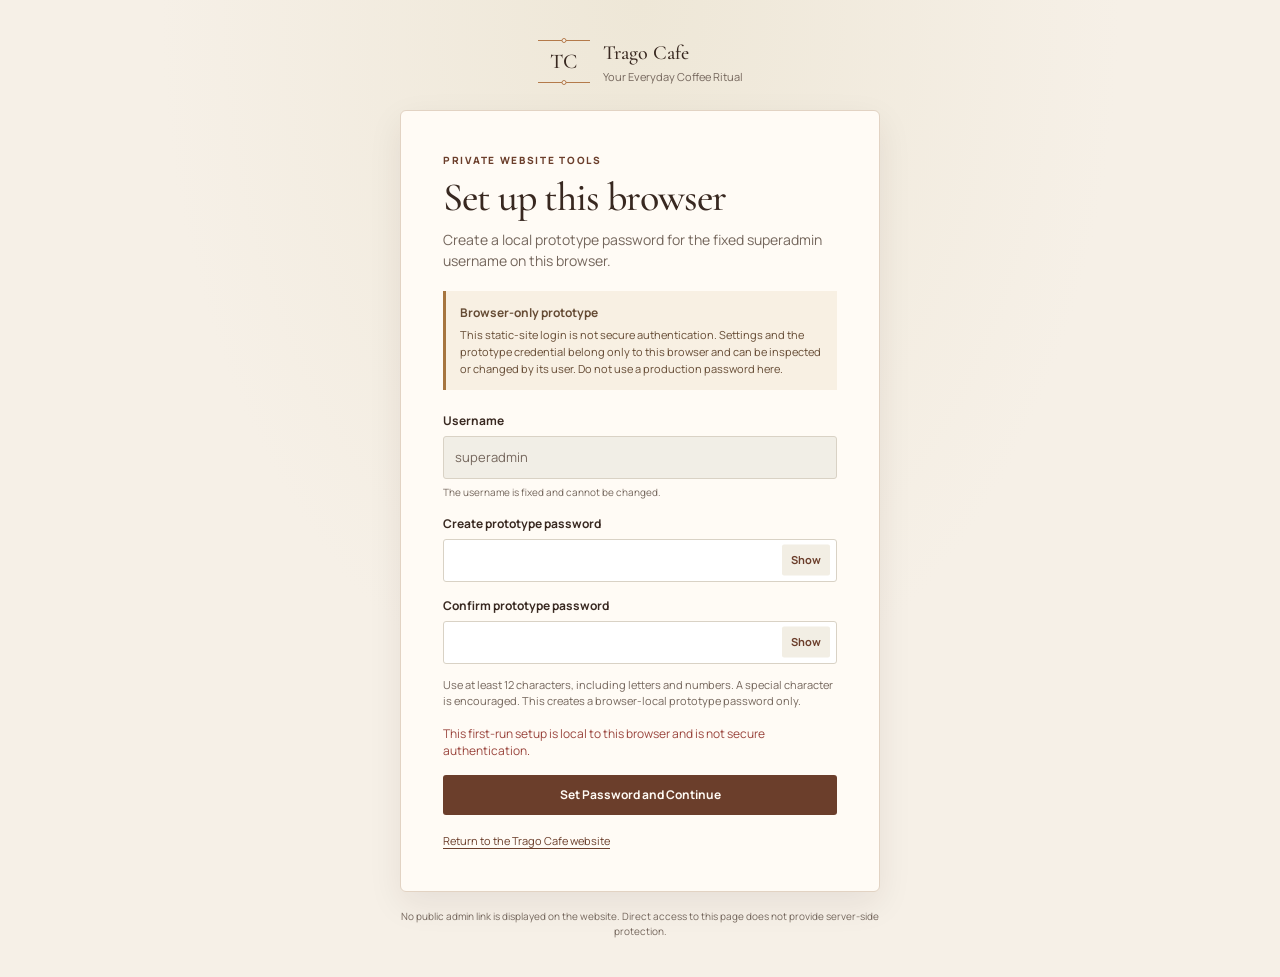
<file: admin.html>
<!doctype html>
<html lang="en">
<head>
  <meta charset="utf-8">
  <meta name="viewport" content="width=device-width, initial-scale=1">
  <meta name="theme-color" content="#2E1D17">
  <meta name="robots" content="noindex,nofollow">
  <title>Trago Cafe | Superadmin</title>
  <link rel="icon" href="data:image/svg+xml,%3Csvg xmlns='http://www.w3.org/2000/svg' viewBox='0 0 64 64'%3E%3Crect width='64' height='64' rx='16' fill='%232E1D17'/%3E%3Ccircle cx='32' cy='32' r='22' fill='none' stroke='%23B47A4A' stroke-width='1.5'/%3E%3Ctext x='32' y='40' text-anchor='middle' font-family='Georgia,serif' font-size='23' fill='%23FFF9F0'%3ETC%3C/text%3E%3C/svg%3E">
  <link rel="stylesheet" href="./admin.css">
</head>
<body class="admin-body">
  <main class="auth-screen" id="adminLoginRoot">
    <a class="auth-brand" href="./index.html" aria-label="Trago Cafe home">
      <span class="admin-monogram">TC</span>
      <span><strong>Trago Cafe</strong><small>Your Everyday Coffee Ritual</small></span>
    </a>
    <section class="auth-panel" aria-labelledby="authTitle">
      <p class="eyebrow">Private website tools</p>
      <h1 id="authTitle">Superadmin login</h1>
      <p class="auth-intro" id="authIntro">Sign in to manage the Trago Cafe website configuration.</p>
      <div class="security-notice" role="note">
        <strong>Browser-only prototype</strong>
        <span>This static-site login is not secure authentication. Settings and the prototype credential belong only to this browser and can be inspected or changed by its user. Do not use a production password here.</span>
      </div>
      <form id="adminLoginForm" novalidate>
        <div class="admin-field">
          <label for="adminUsername">Username</label>
          <input id="adminUsername" name="username" type="text" value="superadmin" readonly autocomplete="username">
          <small>The username is fixed and cannot be changed.</small>
        </div>
        <div class="admin-field" id="loginPasswordField">
          <label for="adminPassword" id="adminPasswordLabel">Password</label>
          <div class="password-input-wrap">
            <input id="adminPassword" name="password" type="password" autocomplete="current-password" maxlength="128" required>
            <button class="password-toggle" type="button" data-password-toggle="adminPassword" aria-label="Show password">Show</button>
          </div>
        </div>
        <div class="admin-field" id="setupConfirmField" hidden>
          <label for="setupPasswordConfirm">Confirm prototype password</label>
          <div class="password-input-wrap">
            <input id="setupPasswordConfirm" type="password" autocomplete="new-password" maxlength="128">
            <button class="password-toggle" type="button" data-password-toggle="setupPasswordConfirm" aria-label="Show password">Show</button>
          </div>
        </div>
        <p class="password-policy" id="setupPasswordPolicy" hidden>Use at least 12 characters, including letters and numbers. A special character is encouraged. This creates a browser-local prototype password only.</p>
        <p class="form-message" id="loginMessage" role="alert" aria-live="polite"></p>
        <button class="admin-button admin-button-primary button-full" id="loginSubmitButton" type="submit">Log in</button>
      </form>
      <div class="auth-footer">
        <a href="./index.html">Return to the Trago Cafe website</a>
        <span id="cooldownMessage" role="status" aria-live="polite"></span>
      </div>
    </section>
    <p class="auth-bottom">No public admin link is displayed on the website. Direct access to this page does not provide server-side protection.</p>
  </main>

  <main class="dashboard-shell" id="adminDashboardRoot" hidden>
    <div class="dashboard-scrim" id="dashboardScrim" hidden></div>
    <aside class="dashboard-sidebar" id="dashboardSidebar" aria-label="Superadmin navigation">
      <a class="dashboard-brand" href="./index.html">
        <span class="admin-monogram">TC</span>
        <span><strong>Trago Cafe</strong><small>Superadmin tools</small></span>
      </a>
      <p class="sidebar-label">Manage website</p>
      <nav class="dashboard-nav" id="dashboardNav">
        <button type="button" class="dashboard-nav-button is-active" data-section-target="overview"><span class="nav-mark">01</span>Dashboard Overview</button>
        <button type="button" class="dashboard-nav-button" data-section-target="appearance"><span class="nav-mark">02</span>Website Appearance</button>
        <button type="button" class="dashboard-nav-button" data-section-target="images"><span class="nav-mark">03</span>Image Manager</button>
        <button type="button" class="dashboard-nav-button" data-section-target="menu"><span class="nav-mark">04</span>Menu Management</button>
        <button type="button" class="dashboard-nav-button" data-section-target="contact"><span class="nav-mark">05</span>Contact & Location</button>
        <button type="button" class="dashboard-nav-button" data-section-target="content"><span class="nav-mark">06</span>Website Content & Footer</button>
        <button type="button" class="dashboard-nav-button" data-section-target="store-status"><span class="nav-mark">07</span>Store Status</button>
        <button type="button" class="dashboard-nav-button" data-section-target="github-settings"><span class="nav-mark">08</span>GitHub Settings / Setup</button>
        <button type="button" class="dashboard-nav-button" data-section-target="security"><span class="nav-mark">09</span>Account Security</button>
      </nav>
      <div class="sidebar-bottom">
        <a class="sidebar-link" href="./index.html" target="_blank" rel="noopener noreferrer"><span class="nav-mark">↗</span>View Live Website</a>
        <button class="sidebar-link" id="sidebarLogoutButton" type="button"><span class="nav-mark">↪</span>Logout</button>
        <p class="sidebar-security">Prototype only. This dashboard is not protected by server authentication.</p>
      </div>
    </aside>

    <div class="dashboard-main-column">
      <header class="dashboard-topbar">
        <button class="mobile-nav-toggle" id="mobileNavToggle" type="button" aria-label="Open dashboard navigation" aria-expanded="false" aria-controls="dashboardSidebar">
          <span></span><span></span><span></span>
        </button>
        <div class="topbar-copy">
          <span class="topbar-kicker">Trago Cafe / Website control</span>
          <h1>Trago Cafe — Superadmin Dashboard</h1>
        </div>
        <div class="topbar-actions">
          <span class="session-indicator"><span class="session-dot"></span>Local admin session</span>
          <button class="github-header-control" id="githubHeaderControl" type="button" data-section-target="github-settings" aria-label="Open GitHub repository settings"><span class="github-header-dot" id="githubHeaderDot"></span><span id="githubHeaderText">GitHub not connected</span><span class="github-header-manage">Settings</span></button>
          <a class="admin-button admin-button-soft" href="./index.html" target="_blank" rel="noopener noreferrer">Preview live site</a>
          <button class="admin-button admin-button-outline" id="topLogoutButton" type="button">Logout</button>
        </div>
      </header>

      <div class="prototype-banner" role="note"><strong>GitHub publishing:</strong> Check the header connection status, then manage your repository in GitHub Settings / Setup. Every Save validates the complete draft and commits <code>data/site-config.json</code> to GitHub; GitHub Pages publishes it after redeployment. Browser-only login remains a prototype, not production security.</div>

      <div class="dashboard-content">
        <section class="dashboard-section is-visible" id="section-overview" data-dashboard-section="overview" aria-labelledby="overviewTitle">
          <div class="section-title-row">
            <div><p class="eyebrow">Your workspace</p><h2 id="overviewTitle">Dashboard overview</h2><p class="section-lead">A quick look at the current Trago Cafe website configuration.</p></div>
          </div>
          <div class="overview-metrics" id="overviewMetrics"></div>
          <div class="overview-bottom-grid">
            <section class="workspace-panel" aria-labelledby="quickActionsTitle">
              <div class="panel-heading"><div><p class="eyebrow">Quick actions</p><h3 id="quickActionsTitle">What would you like to update?</h3></div></div>
              <div class="quick-actions">
                <button class="quick-action" type="button" data-section-target="appearance"><span class="quick-action-number">01</span><strong>Edit website colors</strong><span>Change the site's palette</span></button>
                <button class="quick-action" type="button" data-section-target="menu"><span class="quick-action-number">02</span><strong>Manage menu</strong><span>Edit items and prices</span></button>
                <button class="quick-action" type="button" data-section-target="images"><span class="quick-action-number">03</span><strong>Change images</strong><span>Update photos and logo</span></button>
                <button class="quick-action" type="button" data-section-target="contact"><span class="quick-action-number">04</span><strong>Update contact details</strong><span>Review links and location</span></button>
                <button class="quick-action" type="button" data-section-target="store-status"><span class="quick-action-number">05</span><strong>Set store status</strong><span>Mark the store Open or Closed</span></button>
                <button class="quick-action" type="button" data-section-target="content"><span class="quick-action-number">06</span><strong>Edit website content & footer</strong><span>Update public copy and footer links</span></button>
                <button class="quick-action" type="button" data-section-target="github-settings"><span class="quick-action-number">07</span><strong>GitHub Settings / Setup</strong><span>Check repository publishing connection</span></button>
                <button class="quick-action" type="button" data-section-target="security"><span class="quick-action-number">08</span><strong>Change admin password</strong><span>Update this browser's prototype password</span></button>
            <a class="quick-action" href="./index.html" target="_blank" rel="noopener noreferrer"><span class="quick-action-number">↗</span><strong>View live website</strong><span>Open the published public page</span></a>
              </div>
            </section>
            <aside class="workspace-panel status-panel" aria-labelledby="configStatusTitle">
              <div class="panel-heading"><div><p class="eyebrow">Configuration</p><h3 id="configStatusTitle">Current status</h3></div><span class="status-dot" id="configStatusDot"></span></div>
              <p class="status-main" id="configStatusText"></p>
              <dl class="status-details">
                <div><dt>Last saved</dt><dd id="lastSavedText">No custom changes saved</dd></div>
                <div><dt>Publishing</dt><dd id="overviewPublishingScope">Connect a GitHub repository to publish changes</dd></div>
              </dl>
              <a class="admin-text-link" href="./index.html" target="_blank" rel="noopener noreferrer">View public website →</a>
            </aside>
          </div>
        </section>

        <section class="dashboard-section" id="section-github-settings" data-dashboard-section="github-settings" aria-labelledby="githubSettingsTitle" hidden>
          <div class="section-title-row"><div><p class="eyebrow">Repository publishing</p><h2 id="githubSettingsTitle">GitHub Settings / Setup</h2><p class="section-lead">Connect the repository and branch used by the public Trago Cafe site. A connected repository is required before any dashboard Save action.</p></div></div>
          <section class="github-repository-panel github-settings-panel" aria-labelledby="githubSettingsPanelTitle">
            <div class="panel-heading"><div><p class="eyebrow">Repository connection</p><h3 id="githubSettingsPanelTitle">Website source repository</h3><p>Configuration commits are validated and written to <code>data/site-config.json</code>.</p></div><span class="github-status" id="githubConnectionStatus" role="status" aria-live="polite">Not connected</span></div>
            <div class="github-connection-grid">
              <div class="admin-field"><label for="githubOwner">Repository owner</label><input id="githubOwner" type="text" maxlength="100" autocomplete="off" placeholder="GitHub username or organization"></div>
              <div class="admin-field"><label for="githubRepo">Repository name</label><input id="githubRepo" type="text" maxlength="100" autocomplete="off" placeholder="Repository name"></div>
              <div class="admin-field"><label for="githubBranch">Branch <span>(blank uses default)</span></label><input id="githubBranch" type="text" maxlength="120" autocomplete="off" placeholder="Leave blank to use repository default"></div>
              <div class="admin-field github-token-field"><label for="githubToken">Fine-grained personal access token</label><div class="password-input-wrap"><input id="githubToken" type="password" autocomplete="off" spellcheck="false" placeholder="Paste token for this session only"><button class="password-toggle" type="button" data-password-toggle="githubToken" aria-label="Show GitHub token">Show</button></div></div>
            </div>
            <div class="github-connect-actions"><button class="admin-button admin-button-primary" id="githubConnectButton" type="button">Connect Repository</button><button class="admin-button admin-button-outline" id="githubDisconnectButton" type="button" hidden>Disconnect</button><span id="githubCommitStatus" class="github-commit-status" role="status" aria-live="polite"></span></div>
            <div class="github-publish-state"><strong>Published configuration</strong><span id="githubPublishedState">Connect a repository to load or create the website configuration.</span><span id="githubCommitSha" class="github-commit-sha"></span></div>
            <p class="github-security-note"><strong>Token warning:</strong> this static admin runs in your browser, so a token entered here is exposed to that browser session and cannot be treated as a secret. Use a temporary fine-grained token limited to one repository with Contents: read and write, never save it in browser storage, revoke it after use, and do not use this direct-token flow for unattended production access. A small authenticated backend is safer.</p>
          </section>
        </section>

        <section class="dashboard-section" id="section-store-status" data-dashboard-section="store-status" aria-labelledby="storeStatusTitle" hidden>
          <div class="section-title-row"><div><p class="eyebrow">Customer-facing store availability</p><h2 id="storeStatusTitle">Store Status</h2><p class="section-lead">Set the Open or Closed indicator shown in the public website header.</p></div></div>
          <section class="workspace-panel store-status-admin-panel" aria-labelledby="storeStatusSettingTitle">
            <div class="panel-heading"><div><p class="eyebrow">Manual daily setting</p><h3 id="storeStatusSettingTitle">Is the store open now?</h3><p>Update this status in Superadmin when the store opens or closes.</p></div></div>
            <label class="store-status-schedule-toggle" for="storeFollowHours"><input id="storeFollowHours" type="checkbox" role="switch"> Follow operation hours automatically</label>
            <div id="manualStoreStatusPanel">
              <label class="store-status-switch-row" for="storeIsOpen">
                <span class="store-status-switch-copy"><strong id="storeStatusChoiceLabel">Closed</strong><small id="storeStatusChoiceDescription">Customers will see Closed in the site header.</small></span>
                <span class="store-status-switch"><input id="storeIsOpen" type="checkbox" role="switch" aria-describedby="storeStatusHelp"><span class="store-status-switch-track" aria-hidden="true"></span></span>
              </label>
            </div>
              <section class="store-hours-panel" id="storeHoursPanel" aria-label="Weekly operation hours" hidden>
                <div class="store-hours-intro"><strong>Weekly operation hours</strong><span>Times use Philippines time (Asia/Manila). The header badge will automatically show Closed outside the configured open hours.</span></div>
                <div class="store-hours-editor" id="storeHoursEditor"></div>
              </section>
              <p class="section-hint" id="storeStatusHelp">Manual mode uses the Open/Closed switch above. Schedule mode follows the weekly hours and automatically closes at the configured closing time. Set your real hours before enabling it.</p>
            <div class="section-actions"><button class="admin-button admin-button-primary" type="button" data-save-section="store-status">Validate & Publish to GitHub</button></div>
          </section>
        </section>

        <section class="dashboard-section" id="section-appearance" data-dashboard-section="appearance" aria-labelledby="appearanceTitle" hidden>
          <div class="section-title-row"><div><p class="eyebrow">Brand controls</p><h2 id="appearanceTitle">Website appearance</h2><p class="section-lead">Edit the live site's central colors. Your changes remain a draft until saved.</p></div></div>
          <div class="workspace-panel appearance-panel">
            <div class="panel-heading"><div><h3>Color palette</h3><p>Choose a color or enter a six-digit HEX value such as #B47A4A.</p></div></div>
            <div class="palette-grid" id="paletteFields"></div>
            <div class="palette-preview" id="palettePreview" aria-label="Color palette preview">
              <div><span class="preview-label">TRAGO CAFE</span><h3>Good Coffee. Better Moments.</h3><p>A preview of headings, body text, surfaces and primary actions.</p><button type="button" tabindex="-1" id="palettePreviewButton">Order your favorites</button></div>
              <div class="preview-surface" id="palettePreviewSurface"><span>Warm, calm, welcoming.</span><strong>Surface and accent preview</strong></div>
            </div>
            <p class="palette-contrast-note" id="paletteContrastNote" role="status" aria-live="polite"></p>
            <div class="section-actions"><button class="admin-button admin-button-primary" type="button" data-save-section="appearance">Validate & Publish to GitHub</button><button class="admin-button admin-button-quiet" type="button" id="restorePaletteButton">Restore Default Palette</button></div>
            <p class="section-hint">The publish action validates and commits your dashboard draft. Default palette values are loaded into the draft and need to be published.</p>
          </div>
        </section>

        <section class="dashboard-section" id="section-images" data-dashboard-section="images" aria-labelledby="imagesTitle" hidden>
          <div class="section-title-row"><div><p class="eyebrow">Photos and branding</p><h2 id="imagesTitle">Image manager</h2><p class="section-lead">Preview, replace, or restore images used on the public page. Uploads stay in this browser's configuration.</p></div></div>
          <div class="image-storage-note"><strong>Product photos use local repository paths.</strong> Each menu item maps to a distinct image file directly under <code>assets/</code>. Use “Replace in GitHub” on a product image to commit the replacement file. Repository credentials and branch settings are managed on the separate GitHub Settings screen.</div>
          <div class="image-manager-grid" id="imageManagerGrid"></div>
          <div class="section-actions"><button class="admin-button admin-button-primary" type="button" data-save-section="images">Validate & Publish to GitHub</button><button class="admin-button admin-button-quiet" type="button" id="restoreImagesButton">Restore Default Images</button></div>
        </section>

        <section class="dashboard-section" id="section-menu" data-dashboard-section="menu" aria-labelledby="menuTitle" hidden>
          <div class="section-title-row menu-title-row"><div><p class="eyebrow">Products and prices</p><h2 id="menuTitle">Menu management</h2><p class="section-lead">Changes update the same menu used by the public website, cart, and order summaries.</p></div><button class="admin-button admin-button-primary" id="addProductButton" type="button">+ Add New Product</button></div>
          <div class="menu-management-layout">
            <section class="workspace-panel category-panel" aria-labelledby="categoriesTitle">
              <div class="panel-heading"><div><p class="eyebrow">Menu structure</p><h3 id="categoriesTitle">Categories</h3></div></div>
              <form class="category-add-form" id="addCategoryForm"><label class="sr-only" for="newCategoryName">New category name</label><input id="newCategoryName" maxlength="50" placeholder="Add a category" required><button class="admin-button admin-button-outline" type="submit">Add category</button></form>
              <div class="category-list" id="categoryList"></div>
              <p class="section-hint">A category with menu items cannot be deleted. Move its products to another category first.</p>
            </section>
            <section class="workspace-panel menu-list-panel" aria-labelledby="productsTitle">
              <div class="panel-heading products-panel-heading"><div><p class="eyebrow">Public catalog</p><h3 id="productsTitle">Products <span class="count-pill" id="productCount">0</span></h3></div><label class="filter-label" for="productCategoryFilter">Filter category<select id="productCategoryFilter"><option value="All">All categories</option></select></label></div>
              <div class="table-wrap"><table class="admin-table"><thead><tr><th>Product</th><th>Category</th><th>Options / prices</th><th>Status</th><th>Actions</th></tr></thead><tbody id="productTable"></tbody></table></div>
              <div class="mobile-product-list" id="mobileProductList"></div>
            </section>
          </div>
          <section class="workspace-panel addon-management-panel" aria-labelledby="addonManagementTitle">
            <div class="panel-heading"><div><p class="eyebrow">Optional additions</p><h3 id="addonManagementTitle">Extra choices & prices</h3><p>Set which category offers each group, and update the price of every optional extra.</p></div></div>
            <div class="addon-group-manager" id="addonGroupManager"></div>
            <p class="section-hint">Drink extras are offered on Coffee, Non-Coffee, and Frappe products. Food extras are offered on Ramyeon and Fries products by default. Customers only pay for extras they select.</p>
          </section>
          <div class="section-actions"><button class="admin-button admin-button-primary" type="button" data-save-section="menu">Validate & Publish to GitHub</button></div>
        </section>

        <section class="dashboard-section" id="section-contact" data-dashboard-section="contact" aria-labelledby="contactTitle" hidden>
          <div class="section-title-row"><div><p class="eyebrow">Customer-facing details</p><h2 id="contactTitle">Contact & location</h2><p class="section-lead">Update information shown in the contact section, website links, footer, and delivery guidance.</p></div></div>
          <form class="workspace-panel contact-form" id="contactForm" novalidate>
            <fieldset class="admin-form-section"><legend>Business identity</legend><div class="admin-form-grid">
              <div class="admin-field"><label for="contactBusinessName">Business display name</label><input id="contactBusinessName" maxlength="120" required></div>
              <div class="admin-field"><label for="contactTagline">Tagline</label><input id="contactTagline" maxlength="120" required></div>
              <div class="admin-field field-full"><label for="contactHeading">Contact section heading</label><input id="contactHeading" maxlength="120" required></div>
              <div class="admin-field field-full"><label for="contactDescription">Contact section description</label><textarea id="contactDescription" rows="3" maxlength="700" required></textarea></div>
            </div></fieldset>
            <fieldset class="admin-form-section"><legend>Links and contact details</legend><div class="admin-form-grid">
              <div class="admin-field"><label for="contactMessenger">Messenger URL <span>(optional)</span></label><input id="contactMessenger" type="url" inputmode="url" placeholder="https://m.me/..."><small>Leave blank until the official Trago Cafe Messenger URL is available. Order summaries and the Facebook contact link still work without it.</small></div>
              <div class="admin-field"><label for="contactFacebook">Facebook page URL <span>(optional)</span></label><input id="contactFacebook" type="url" inputmode="url" placeholder="https://www.facebook.com/..."></div>
              <div class="admin-field field-full"><label for="contactMaps">Google Maps directions URL</label><input id="contactMaps" type="url" inputmode="url" placeholder="https://maps.app.goo.gl/..." required></div>
              <div class="admin-field"><label for="contactPhone">Displayed phone number <span>(optional)</span></label><input id="contactPhone" type="tel" maxlength="30"></div>
              <div class="admin-field"><label for="contactEmail">Displayed email <span>(optional)</span></label><input id="contactEmail" type="email" maxlength="120"></div>
              <div class="admin-field field-full"><label for="contactAddress">Displayed physical address <span>(optional)</span></label><input id="contactAddress" maxlength="700"></div>
              <div class="admin-field field-full"><label for="contactInstructions">Additional customer instructions</label><textarea id="contactInstructions" rows="3" maxlength="700"></textarea></div>
            </div></fieldset>
            <fieldset class="admin-form-section"><legend>Delivery guidance</legend><div class="admin-form-grid">
              <div class="admin-field"><label for="deliveryFreeArea">Free-delivery area</label><input id="deliveryFreeArea" maxlength="120" required></div>
              <div class="admin-field"><label for="deliveryPinLocation">Courier pin location</label><input id="deliveryPinLocation" maxlength="120" required></div>
              <div class="admin-field"><label for="deliveryContactNames">Courier contact name(s)</label><input id="deliveryContactNames" maxlength="120" required></div>
              <div class="admin-field"><label for="deliveryContactNumber">Courier contact number</label><input id="deliveryContactNumber" type="tel" maxlength="30" required></div>
            </div></fieldset>
            <div class="section-actions"><button class="admin-button admin-button-primary" type="button" data-save-section="contact">Validate & Publish to GitHub</button><button class="admin-button admin-button-quiet" type="button" id="restoreContactButton">Restore Default Information</button></div>
            <p class="section-hint">Leave optional phone, email, address, or Facebook fields blank if they are not configured. Secure delivery operations still need confirmation from Trago Cafe.</p>
          </form>
        </section>

        <section class="dashboard-section" id="section-content" data-dashboard-section="content" aria-labelledby="contentTitle" hidden>
          <div class="section-title-row"><div><p class="eyebrow">Public-facing copy</p><h2 id="contentTitle">Website content & footer</h2><p class="section-lead">Edit live-page headings, messages, navigation labels, order steps, and footer links. Product details remain in Menu Management.</p></div></div>
          <form class="workspace-panel content-manager-form" id="contentForm" novalidate>
            <fieldset class="admin-form-section"><legend>Announcement & navigation</legend><div class="admin-form-grid">
              <div class="admin-field field-full"><label for="contentAnnouncement">Announcement bar text</label><input id="contentAnnouncement" maxlength="180" required></div>
              <div class="admin-field"><label for="navHome">Home link label</label><input id="navHome" maxlength="50" required></div>
              <div class="admin-field"><label for="navMenu">Menu link label</label><input id="navMenu" maxlength="50" required></div>
              <div class="admin-field"><label for="navStory">Our Story link label</label><input id="navStory" maxlength="50" required></div>
              <div class="admin-field"><label for="navFindUs">Find Us link label</label><input id="navFindUs" maxlength="50" required></div>
              <div class="admin-field"><label for="navContact">Contact link label</label><input id="navContact" maxlength="50" required></div>
            </div></fieldset>
            <fieldset class="admin-form-section"><legend>Hero & favorites</legend><div class="admin-form-grid">
              <div class="admin-field field-full"><label for="contentHeroHeading">Hero headline <span>(use a new line for a line break)</span></label><textarea id="contentHeroHeading" rows="2" maxlength="160" required></textarea></div>
              <div class="admin-field field-full"><label for="contentHeroDescription">Hero supporting text</label><textarea id="contentHeroDescription" rows="2" maxlength="500" required></textarea></div>
              <div class="admin-field"><label for="contentHeroPrimaryCta">Primary hero button</label><input id="contentHeroPrimaryCta" maxlength="60" required></div>
              <div class="admin-field"><label for="contentHeroSecondaryCta">Secondary hero button</label><input id="contentHeroSecondaryCta" maxlength="60" required></div>
              <div class="admin-field"><label for="contentFeaturedEyebrow">Favorites eyebrow</label><input id="contentFeaturedEyebrow" maxlength="80" required></div>
              <div class="admin-field"><label for="contentFeaturedHeading">Favorites heading</label><input id="contentFeaturedHeading" maxlength="120" required></div>
              <div class="admin-field field-full"><label for="contentFeaturedDescription">Favorites description</label><textarea id="contentFeaturedDescription" rows="2" maxlength="500" required></textarea></div>
            </div></fieldset>
            <fieldset class="admin-form-section"><legend>Menu & Our Story</legend><div class="admin-form-grid">
              <div class="admin-field"><label for="contentMenuEyebrow">Menu eyebrow</label><input id="contentMenuEyebrow" maxlength="80" required></div>
              <div class="admin-field"><label for="contentMenuHeading">Menu heading</label><input id="contentMenuHeading" maxlength="120" required></div>
              <div class="admin-field field-full"><label for="contentMenuDescription">Menu description</label><textarea id="contentMenuDescription" rows="2" maxlength="500" required></textarea></div>
              <div class="admin-field"><label for="contentEmptyMenuHeading">Empty search heading</label><input id="contentEmptyMenuHeading" maxlength="120" required></div>
              <div class="admin-field"><label for="contentEmptyMenuDescription">Empty search message</label><input id="contentEmptyMenuDescription" maxlength="300" required></div>
              <div class="admin-field"><label for="contentStoryEyebrow">Our Story eyebrow</label><input id="contentStoryEyebrow" maxlength="80" required></div>
              <div class="admin-field"><label for="contentStoryHeading">Our Story heading</label><input id="contentStoryHeading" maxlength="180" required></div>
              <div class="admin-field field-full"><label for="contentStoryParagraphOne">Our Story paragraph one</label><textarea id="contentStoryParagraphOne" rows="4" maxlength="1200" required></textarea></div>
              <div class="admin-field field-full"><label for="contentStoryParagraphTwo">Our Story paragraph two</label><textarea id="contentStoryParagraphTwo" rows="4" maxlength="1200" required></textarea></div>
            </div></fieldset>
            <fieldset class="admin-form-section"><legend>Ordering instructions</legend><div class="admin-form-grid">
              <div class="admin-field"><label for="contentOrderEyebrow">Ordering eyebrow</label><input id="contentOrderEyebrow" maxlength="80" required></div>
              <div class="admin-field"><label for="contentOrderHeading">Ordering heading</label><input id="contentOrderHeading" maxlength="120" required></div>
              <div class="admin-field field-full"><label for="contentOrderDescription">Ordering introduction</label><textarea id="contentOrderDescription" rows="2" maxlength="500" required></textarea></div>
              <div class="admin-field field-full"><label for="contentOrderNote">Ordering note <span>(use {freeArea} to insert the configured delivery area)</span></label><textarea id="contentOrderNote" rows="3" maxlength="900" required></textarea></div>
              <div class="admin-field field-full"><div class="editable-list-heading"><span>Order steps</span><button class="admin-button admin-button-outline" id="addOrderStepButton" type="button">+ Add step</button></div><div class="editable-copy-list" id="orderStepsEditor"></div></div>
            </div></fieldset>
            <fieldset class="admin-form-section"><legend>Contact section & footer</legend><div class="admin-form-grid">
              <div class="admin-field"><label for="contentContactEyebrow">Contact eyebrow</label><input id="contentContactEyebrow" maxlength="80" required></div>
              <div class="admin-field"><label for="contentContactMessageCta">Message button label</label><input id="contentContactMessageCta" maxlength="60" required></div>
              <div class="admin-field"><label for="contentContactDirectionsCta">Directions button label</label><input id="contentContactDirectionsCta" maxlength="60" required></div>
              <div class="admin-field"><label for="contentContactOrderCta">Start order button label</label><input id="contentContactOrderCta" maxlength="60" required></div>
              <div class="admin-field"><label for="contentFooterExploreHeading">Footer navigation heading</label><input id="contentFooterExploreHeading" maxlength="60" required></div>
              <div class="admin-field"><label for="contentFooterMenuHeading">Footer menu heading</label><input id="contentFooterMenuHeading" maxlength="80" required></div>
              <div class="admin-field"><label for="contentFooterMessengerLabel">Footer Messenger link text</label><input id="contentFooterMessengerLabel" maxlength="80" required></div>
              <div class="admin-field"><label for="contentFooterFacebookLabel">Footer Facebook link text</label><input id="contentFooterFacebookLabel" maxlength="80" required></div>
              <div class="admin-field"><label for="contentFooterMapsLabel">Footer Maps link text</label><input id="contentFooterMapsLabel" maxlength="80" required></div>
              <div class="admin-field"><label for="contentFooterCopyrightText">Copyright suffix</label><input id="contentFooterCopyrightText" maxlength="120" required></div>
              <div class="admin-field field-full"><label for="contentFooterBrandLine">Footer brand line <span>(supports {businessName} and {tagline})</span></label><input id="contentFooterBrandLine" maxlength="180" required></div>
              <div class="admin-field field-full"><label for="contentFooterOrderNotice">Footer order notice <span>(supports {businessName})</span></label><input id="contentFooterOrderNotice" maxlength="180" required></div>
              <div class="admin-field field-full"><div class="editable-list-heading"><span>Footer quick links</span><button class="admin-button admin-button-outline" id="addFooterLinkButton" type="button">+ Add link</button></div><div class="editable-copy-list" id="footerLinksEditor"></div></div>
            </div></fieldset>
            <div class="section-actions"><button class="admin-button admin-button-primary" type="button" data-save-section="content">Validate & Publish to GitHub</button></div>
          </form>
        </section>

        <section class="dashboard-section" id="section-security" data-dashboard-section="security" aria-labelledby="securityTitle" hidden>
          <div class="section-title-row"><div><p class="eyebrow">Account settings</p><h2 id="securityTitle">Account security</h2><p class="section-lead">The username is fixed. Update the prototype password for this browser below.</p></div></div>
          <div class="security-notice wide-notice" role="note"><strong>Not production authentication</strong><span>This password check is client-side and can be bypassed through browser tools. It does not protect public configuration or customer data. Connect a server-side authentication service before production use.</span></div>
          <form class="workspace-panel password-form" id="changePasswordForm" novalidate>
            <div class="admin-field"><label for="fixedAdminUsername">Username</label><input id="fixedAdminUsername" value="superadmin" readonly><small>This value is fixed and cannot be renamed.</small></div>
            <div class="admin-form-grid">
              <div class="admin-field field-full"><label for="currentAdminPassword">Current password</label><div class="password-input-wrap"><input id="currentAdminPassword" type="password" autocomplete="current-password" maxlength="128" required><button class="password-toggle" type="button" data-password-toggle="currentAdminPassword" aria-label="Show password">Show</button></div></div>
              <div class="admin-field"><label for="newAdminPassword">New password</label><div class="password-input-wrap"><input id="newAdminPassword" type="password" autocomplete="new-password" maxlength="128" required><button class="password-toggle" type="button" data-password-toggle="newAdminPassword" aria-label="Show password">Show</button></div></div>
              <div class="admin-field"><label for="confirmAdminPassword">Confirm new password</label><div class="password-input-wrap"><input id="confirmAdminPassword" type="password" autocomplete="new-password" maxlength="128" required><button class="password-toggle" type="button" data-password-toggle="confirmAdminPassword" aria-label="Show password">Show</button></div></div>
            </div>
            <p class="password-policy">At least 12 characters with letters and numbers. A special character is encouraged. Do not reuse an important account password in this browser-only prototype.</p>
            <p class="form-message" id="passwordChangeMessage" role="status" aria-live="polite"></p>
            <button class="admin-button admin-button-primary" type="submit">Change Password</button>
          </form>
        </section>
      </div>
    </div>

    <dialog class="admin-dialog" id="productDialog" aria-labelledby="productDialogTitle">
      <form id="productForm" novalidate>
        <div class="dialog-heading"><div><p class="eyebrow">Menu catalog</p><h2 id="productDialogTitle">Add new product</h2></div><button class="dialog-close" type="button" data-close-dialog="productDialog" aria-label="Close product editor">×</button></div>
        <input id="editingProductId" type="hidden">
        <div class="admin-form-grid">
          <div class="admin-field"><label for="productName">Product name</label><input id="productName" maxlength="80" required></div>
          <div class="admin-field"><label for="productCategory">Category</label><select id="productCategory" required></select></div>
          <div class="admin-field field-full"><label for="productDescription">Description</label><textarea id="productDescription" rows="2" maxlength="500" placeholder="Short, accurate menu description"></textarea></div>
          <div class="admin-field field-full"><label for="productImageUrl">Product image URL <span>(optional)</span></label><input id="productImageUrl" type="url" inputmode="url" placeholder="https://... or local assets/... path"><small>To replace the repository image file, use Image Manager. Blank uses this product's mapped image under assets/.</small><div class="editor-image-preview" id="productImagePreview"></div></div>
          <fieldset class="option-fieldset field-full"><legend>Sizes, servings, and prices</legend><div class="option-editor-list" id="optionEditorList"></div><button class="admin-button admin-button-outline" id="addOptionButton" type="button">+ Add size or serving</button></fieldset>
          <div class="admin-field"><label class="check-row"><input id="productAvailable" type="checkbox" checked> Available to order</label></div>
          <div class="admin-field"><label class="check-row"><input id="productFeatured" type="checkbox"> Feature on homepage</label></div>
        </div>
        <p class="form-message" id="productFormMessage" role="alert" aria-live="polite"></p>
        <div class="dialog-actions"><button class="admin-button admin-button-outline" type="button" data-close-dialog="productDialog">Cancel</button><button class="admin-button admin-button-primary" type="submit">Save Product</button></div>
      </form>
    </dialog>

    <div class="toast-stack" id="adminToastStack" aria-live="polite" aria-atomic="true"></div>
  </main>

  <script src="./script.js"></script>
  <script src="./trago-config.js"></script>
  <script src="./admin.js"></script>
</body>
</html>
</file>
<file: admin.css>
@font-face { font-family: "Cormorant Garamond"; src: url("./assets/cormorant-garamond-latin.woff2") format("woff2"); font-style: normal; font-weight: 500 700; font-display: swap; }
@font-face { font-family: "Manrope"; src: url("./assets/manrope-latin.woff2") format("woff2"); font-style: normal; font-weight: 400 800; font-display: swap; unicode-range: U+0000-00FF, U+2000-206F; }
@font-face { font-family: "Manrope"; src: url("./assets/manrope-latin-ext.woff2") format("woff2"); font-style: normal; font-weight: 400 800; font-display: swap; unicode-range: U+0100-024F, U+20A0-20CF; }

:root {
  color-scheme: light;
  --admin-khaki: #B47A4A;
  --admin-deep: #6B3E2B;
  --admin-sage: #E7D1B6;
  --admin-beige: #E9DCCB;
  --admin-cream: #F6F0E7;
  --admin-ivory: #FFFBF5;
  --admin-coffee: #382820;
  --admin-muted: #74665C;
  --admin-border: #E2D3C3;
  --admin-red: #9A453D;
  --admin-green: #526847;
  --admin-shadow: 0 12px 34px rgba(46, 29, 23, .08);
  font-family: "Manrope", -apple-system, BlinkMacSystemFont, "Segoe UI", sans-serif;
  color: var(--admin-coffee);
  background: var(--admin-cream);
  font-synthesis: none;
  text-rendering: optimizeLegibility;
  -webkit-font-smoothing: antialiased;
}

*, *::before, *::after { box-sizing: border-box; }
html { min-width: 320px; scroll-behavior: smooth; }
body { min-width: 320px; min-height: 100vh; margin: 0; background: var(--admin-cream); font-size: 14px; line-height: 1.5; }
button, input, textarea, select { font: inherit; color: inherit; }
button, a { -webkit-tap-highlight-color: transparent; }
button { cursor: pointer; }
a { color: inherit; }
img { display: block; max-width: 100%; }
[hidden] { display: none !important; }
:focus-visible { outline: 3px solid #8A4F30; outline-offset: 3px; }
.sr-only { position: absolute; width: 1px; height: 1px; padding: 0; margin: -1px; overflow: hidden; clip: rect(0,0,0,0); white-space: nowrap; border: 0; }

.auth-screen { display: grid; min-height: 100vh; justify-items: center; align-content: center; padding: 38px 20px; background: radial-gradient(ellipse at 50% 0%, #eee7d7, var(--admin-cream) 53%); }
.auth-brand { display: flex; align-items: center; gap: 13px; margin-bottom: 24px; text-decoration: none; }
.admin-monogram { position: relative; display: grid; width: 52px; height: 43px; place-items: center; border-top: 1px solid var(--admin-khaki); border-bottom: 1px solid var(--admin-khaki); font-family: "Cormorant Garamond", Georgia, serif; font-size: 21px; }
.admin-monogram::before, .admin-monogram::after { position: absolute; left: 50%; width: 5px; height: 5px; border: 1px solid var(--admin-khaki); border-radius: 50%; background: var(--admin-cream); content: ""; transform: translateX(-50%); }
.admin-monogram::before { top: -3px; }
.admin-monogram::after { bottom: -3px; }
.auth-brand > span:last-child, .dashboard-brand > span:last-child { display: grid; gap: 1px; }
.auth-brand strong, .dashboard-brand strong { font-family: "Cormorant Garamond", Georgia, serif; font-size: 20px; font-weight: 500; }
.auth-brand small, .dashboard-brand small { color: var(--admin-muted); font-size: 11px; }
.auth-panel { width: min(100%, 480px); padding: clamp(24px, 5vw, 42px); border: 1px solid var(--admin-border); border-radius: 6px; background: var(--admin-ivory); box-shadow: var(--admin-shadow); }
.eyebrow { margin: 0 0 7px; color: var(--admin-deep); font-size: 10px; font-weight: 800; letter-spacing: .17em; text-transform: uppercase; }
.auth-panel h1, .dashboard-content h2, .admin-dialog h2 { margin: 0; font-family: "Cormorant Garamond", Georgia, serif; font-weight: 500; letter-spacing: -.025em; }
.auth-panel h1 { font-size: clamp(32px, 7vw, 40px); line-height: 1.1; }
.auth-intro { margin: 10px 0 20px; color: var(--admin-muted); font-size: 14px; }
.security-notice { display: grid; gap: 4px; margin: 18px 0 22px; padding: 13px 14px; border-left: 3px solid #a6753f; background: #f8f0e3; color: #654b34; font-size: 11px; line-height: 1.55; }
.security-notice strong { font-size: 12px; }
.auth-panel form { display: grid; gap: 15px; }
.admin-field { display: grid; min-width: 0; align-content: start; gap: 6px; }
.admin-field > label, .filter-label { font-size: 12px; font-weight: 700; }
.admin-field > small, .admin-field small { color: var(--admin-muted); font-size: 10px; line-height: 1.45; }
.admin-field input:not([type="checkbox"]), .admin-field textarea, .admin-field select, .category-add-form input, .filter-label select {
  width: 100%; min-height: 43px; padding: 10px 11px; border: 1px solid #d9d2c5; border-radius: 3px; background: #fff; color: var(--admin-coffee); font-size: 13px;
}
.admin-field textarea { min-height: 78px; resize: vertical; }
.admin-field input[readonly] { background: #f1eee6; color: var(--admin-muted); }
.admin-field input[type="file"] { padding: 8px; background: #fff; font-size: 11px; }
.admin-field input[type="checkbox"] { width: 17px; height: 17px; accent-color: var(--admin-deep); }
.admin-field input::placeholder, .admin-field textarea::placeholder, .category-add-form input::placeholder { color: #9b9386; }
.password-input-wrap { position: relative; }
.password-input-wrap input { padding-right: 64px !important; }
.password-toggle { position: absolute; top: 50%; right: 7px; min-width: 48px; min-height: 31px; padding: 3px 7px; transform: translateY(-50%); border: 0; border-radius: 2px; background: #f2eee4; color: var(--admin-deep); font-size: 11px; font-weight: 700; cursor: pointer; }
.password-toggle:hover { background: #e7dfce; }
.password-policy { margin: -2px 0 0; color: var(--admin-muted); font-size: 11px; line-height: 1.5; }
.form-message { min-height: 18px; margin: 0; color: var(--admin-red); font-size: 12px; line-height: 1.45; }
.form-message.is-success { color: var(--admin-green); }
.form-message.is-error { color: var(--admin-red); }
.admin-button { display: inline-flex; min-height: 40px; align-items: center; justify-content: center; gap: 7px; padding: 8px 14px; border: 1px solid transparent; border-radius: 3px; font-size: 12px; font-weight: 700; text-align: center; text-decoration: none; transition: transform 160ms ease, background 160ms ease, border-color 160ms ease, box-shadow 160ms ease; }
.admin-button:hover:not(:disabled) { transform: translateY(-1px); }
.admin-button:disabled { opacity: .55; cursor: not-allowed; }
.admin-button-primary { background: var(--admin-deep); color: var(--admin-ivory); }
.admin-button-primary:hover:not(:disabled) { background: #4E2C1F; box-shadow: 0 5px 12px rgba(53,47,40,.11); }
.admin-button-soft { border-color: #ddd3bd; background: #f0ebdd; color: var(--admin-coffee); }
.admin-button-soft:hover:not(:disabled) { background: #e8dfcb; }
.admin-button-outline { border-color: #d8d0c1; background: transparent; color: var(--admin-coffee); }
.admin-button-outline:hover:not(:disabled) { border-color: var(--admin-khaki); background: #f7f4ec; }
.admin-button-quiet { border-color: transparent; background: transparent; color: var(--admin-deep); }
.admin-button-quiet:hover:not(:disabled) { background: #f2eee4; }
.button-full { width: 100%; }
.auth-footer { display: flex; align-items: center; justify-content: space-between; gap: 12px; margin-top: 18px; color: var(--admin-muted); font-size: 11px; }
.auth-footer a { color: var(--admin-deep); text-underline-offset: 3px; }
.auth-footer span { color: var(--admin-red); text-align: right; }
.auth-bottom { max-width: 480px; margin: 17px 0 0; color: var(--admin-muted); font-size: 10px; text-align: center; }

.dashboard-shell { min-height: 100vh; }
.dashboard-sidebar { position: fixed; z-index: 40; inset: 0 auto 0 0; display: flex; width: 260px; flex-direction: column; padding: 23px 16px 17px; border-right: 1px solid var(--admin-border); background: var(--admin-ivory); }
.dashboard-brand { display: flex; align-items: center; gap: 11px; padding: 3px 8px 22px; border-bottom: 1px solid var(--admin-border); text-decoration: none; }
.dashboard-brand .admin-monogram { width: 46px; height: 39px; font-size: 19px; }
.dashboard-brand strong { font-size: 17px; }
.dashboard-brand small { font-size: 10px; }
.sidebar-label { margin: 22px 10px 9px; color: var(--admin-muted); font-size: 9px; font-weight: 800; letter-spacing: .16em; text-transform: uppercase; }
.dashboard-nav { display: grid; gap: 4px; }
.dashboard-nav-button, .sidebar-link { display: flex; width: 100%; min-height: 44px; align-items: center; gap: 11px; padding: 8px 10px; border: 0; border-radius: 3px; background: transparent; color: #554f45; font-size: 12px; text-align: left; text-decoration: none; cursor: pointer; }
.dashboard-nav-button:hover, .sidebar-link:hover { background: #f3f0e7; }
.dashboard-nav-button.is-active { background: #eae5d7; color: #645b40; font-weight: 800; }
.nav-mark { display: inline-grid; width: 23px; height: 23px; flex: 0 0 auto; place-items: center; border: 1px solid #ded7c8; border-radius: 50%; color: var(--admin-deep); font-size: 8px; font-weight: 700; }
.sidebar-bottom { display: grid; gap: 4px; margin-top: auto; padding-top: 14px; border-top: 1px solid var(--admin-border); }
.sidebar-security { margin: 10px 8px 0; color: #877e6e; font-size: 9px; line-height: 1.45; }
.dashboard-main-column { min-height: 100vh; margin-left: 260px; }
.dashboard-topbar { position: sticky; z-index: 25; top: 0; display: flex; min-height: 78px; align-items: center; justify-content: space-between; gap: 20px; padding: 11px clamp(20px, 4vw, 53px); border-bottom: 1px solid var(--admin-border); background: rgba(255,253,247,.94); backdrop-filter: blur(12px); }
.topbar-copy { min-width: 0; }
.topbar-kicker { display: block; margin-bottom: 2px; color: var(--admin-muted); font-size: 9px; font-weight: 700; letter-spacing: .13em; text-transform: uppercase; }
.dashboard-topbar h1 { margin: 0; font-family: "Cormorant Garamond", Georgia, serif; font-size: clamp(17px, 2vw, 23px); font-weight: 500; line-height: 1.2; }
.topbar-actions { display: flex; flex: 0 0 auto; align-items: center; gap: 9px; }
.session-indicator { display: inline-flex; align-items: center; gap: 6px; margin-right: 6px; color: var(--admin-muted); font-size: 10px; white-space: nowrap; }
.session-dot, .status-dot { display: inline-block; width: 8px; height: 8px; border-radius: 50%; background: #83956a; }
.mobile-nav-toggle { display: none; width: 40px; height: 40px; flex: 0 0 auto; flex-direction: column; align-items: center; justify-content: center; gap: 5px; border: 1px solid var(--admin-border); border-radius: 3px; background: transparent; }
.mobile-nav-toggle span { display: block; width: 17px; height: 1.5px; background: var(--admin-coffee); }
.prototype-banner { margin: 18px clamp(20px, 4vw, 53px) 0; padding: 12px 15px; border-left: 3px solid #a6753f; background: #f8f0e3; color: #654b34; font-size: 11px; line-height: 1.5; }
.dashboard-content { width: min(100%, 1380px); margin: 0 auto; padding: 30px clamp(20px, 4vw, 53px) 65px; }
.dashboard-section { animation: section-reveal 220ms ease both; }
@keyframes section-reveal { from { opacity: 0; transform: translateY(5px); } to { opacity: 1; transform: translateY(0); } }
.section-title-row { display: flex; align-items: end; justify-content: space-between; gap: 18px; margin-bottom: 24px; }
.section-title-row h2 { font-size: clamp(31px, 4vw, 42px); line-height: 1.08; }
.section-lead { margin: 9px 0 0; color: var(--admin-muted); font-size: 13px; }
.overview-metrics { display: grid; grid-template-columns: repeat(4, minmax(0,1fr)); gap: 13px; margin-bottom: 20px; }
.metric { min-width: 0; padding: 18px 18px 17px; border: 1px solid var(--admin-border); border-radius: 4px; background: var(--admin-ivory); box-shadow: 0 4px 14px rgba(53,47,40,.025); }
.metric-label { display: block; color: var(--admin-muted); font-size: 10px; font-weight: 700; letter-spacing: .08em; text-transform: uppercase; }
.metric-value { display: block; margin-top: 7px; font-family: "Cormorant Garamond", Georgia, serif; font-size: 30px; line-height: 1.1; }
.metric-sub { display: block; margin-top: 6px; color: var(--admin-muted); font-size: 10px; }
.metric-swatch { display: inline-block; width: 18px; height: 18px; margin-right: 7px; vertical-align: -3px; border: 1px solid rgba(0,0,0,.12); border-radius: 3px; }
.overview-bottom-grid { display: grid; grid-template-columns: minmax(0,1.5fr) minmax(250px,.8fr); gap: 15px; }
.workspace-panel { min-width: 0; padding: 21px; border: 1px solid var(--admin-border); border-radius: 4px; background: var(--admin-ivory); box-shadow: 0 4px 15px rgba(53,47,40,.025); }
.panel-heading { display: flex; align-items: flex-start; justify-content: space-between; gap: 14px; margin-bottom: 17px; }
.panel-heading h3 { margin: 0; font-family: "Cormorant Garamond", Georgia, serif; font-size: 22px; font-weight: 500; line-height: 1.2; }
.panel-heading > div > p:not(.eyebrow) { margin: 5px 0 0; color: var(--admin-muted); font-size: 11px; }
.quick-actions { display: grid; grid-template-columns: repeat(2,minmax(0,1fr)); gap: 9px; }
.quick-action { display: grid; min-height: 104px; align-content: start; justify-items: start; gap: 3px; padding: 13px; border: 1px solid var(--admin-border); border-radius: 3px; background: #fffefa; text-align: left; text-decoration: none; cursor: pointer; transition: border-color 160ms ease, background 160ms ease, transform 160ms ease; }
.quick-action:hover { transform: translateY(-2px); border-color: var(--admin-khaki); background: #fbf8ef; }
.quick-action-number { margin-bottom: 6px; color: var(--admin-deep); font-family: "Cormorant Garamond", Georgia, serif; font-size: 14px; }
.quick-action strong { font-size: 12px; }
.quick-action > span:last-child { color: var(--admin-muted); font-size: 10px; }
.status-panel { display: flex; flex-direction: column; }
.status-panel .panel-heading { align-items: center; }
.status-main { margin: 0 0 13px; font-size: 14px; font-weight: 700; line-height: 1.5; }
.status-details { display: grid; gap: 11px; margin: 0; padding: 14px 0; border-top: 1px solid var(--admin-border); border-bottom: 1px solid var(--admin-border); }
.status-details > div { display: grid; grid-template-columns: 90px minmax(0,1fr); gap: 8px; font-size: 10px; }
.status-details dt { color: var(--admin-muted); }
.status-details dd { margin: 0; overflow-wrap: anywhere; }
.admin-text-link { margin-top: auto; padding-top: 15px; color: var(--admin-deep); font-size: 11px; font-weight: 700; text-underline-offset: 3px; }

.appearance-panel { padding: clamp(17px, 3vw, 28px); }
.palette-grid { display: grid; grid-template-columns: repeat(3,minmax(0,1fr)); gap: 11px; }
.palette-field { display: grid; min-width: 0; grid-template-columns: 42px minmax(0,1fr); align-items: center; gap: 9px; padding: 10px; border: 1px solid var(--admin-border); border-radius: 3px; background: #fffefa; }
.palette-color { width: 42px; height: 42px; padding: 3px; border: 1px solid #d6cfbf; border-radius: 3px; background: #fff; cursor: pointer; }
.palette-field-copy { display: grid; min-width: 0; gap: 5px; }
.palette-field-copy label { font-size: 11px; font-weight: 700; }
.palette-hex { width: 100%; min-width: 0; min-height: 32px; padding: 5px 7px; border: 1px solid var(--admin-border); border-radius: 2px; background: #fff; color: var(--admin-coffee); font-family: ui-monospace, SFMono-Regular, Menlo, monospace; font-size: 11px; text-transform: uppercase; }
.palette-hex[aria-invalid="true"] { border-color: var(--admin-red); }
.palette-preview { display: grid; grid-template-columns: 1.3fr .7fr; gap: 14px; min-height: 175px; margin-top: 18px; padding: 18px; border: 1px solid var(--admin-border); border-radius: 4px; background: var(--preview-bg,#F6F0E7); color: var(--preview-text,#2E1D17); }
.palette-preview > div:first-child { display: flex; flex-direction: column; align-items: start; justify-content: center; }
.preview-label { color: var(--preview-primary,#B47A4A); font-size: 9px; font-weight: 800; letter-spacing: .19em; }
.palette-preview h3 { margin: 8px 0 6px; color: var(--preview-heading,#2E1D17); font-family: "Cormorant Garamond", Georgia, serif; font-size: clamp(20px,3vw,29px); font-weight: 500; line-height: 1.15; }
.palette-preview p { max-width: 420px; margin: 0 0 13px; color: var(--preview-muted,#74665C); font-size: 11px; }
.palette-preview button { min-height: 35px; padding: 7px 12px; border: 0; border-radius: 2px; background: var(--preview-button,#6B3E2B); color: var(--preview-button-text,#FFFBF5); font-size: 10px; font-weight: 700; }
.preview-surface { display: grid; align-content: center; gap: 8px; padding: 15px; border: 1px solid var(--preview-border,#E2D3C3); border-radius: 3px; background: var(--preview-surface,#FFFBF5); }
.preview-surface span { color: var(--preview-muted,#74665C); font-size: 10px; }
.preview-surface strong { color: var(--preview-heading,#2E1D17); font-family: "Cormorant Garamond", Georgia, serif; font-size: 18px; font-weight: 500; }
.palette-contrast-note { min-height: 18px; margin: 10px 0 0; color: var(--admin-green); font-size: 11px; }
.palette-contrast-note.is-warning { color: var(--admin-red); }
.section-actions { display: flex; flex-wrap: wrap; align-items: center; gap: 8px; margin-top: 20px; }
.section-hint { margin: 13px 0 0; color: var(--admin-muted); font-size: 10px; line-height: 1.5; }

.image-storage-note { margin-bottom: 15px; padding: 12px 14px; border-left: 3px solid var(--admin-khaki); background: #f2eee3; color: #615a4b; font-size: 11px; line-height: 1.5; }
.github-repository-panel { margin-bottom: 15px; padding: 17px; border: 1px solid var(--admin-border); border-radius: 4px; background: var(--admin-ivory); }
.github-repository-panel .panel-heading { align-items: center; }
.github-status { padding: 5px 8px; border-radius: 14px; background: #f0eee7; color: var(--admin-muted); font-size: 9px; white-space: nowrap; }
.github-status.is-connected { background: #e9efe4; color: #485b3d; }
.github-connection-grid { display: grid; grid-template-columns: repeat(4,minmax(0,1fr)); gap: 9px; }
.github-connection-grid .admin-field > label { font-size: 10px; }
.github-connection-grid .admin-field input { min-height: 37px; padding: 7px 9px; border: 1px solid #d9d2c5; border-radius: 2px; background: #fff; font-size: 11px; }
.github-token-field { grid-column: span 2; }
.github-connect-actions { display: flex; align-items: center; flex-wrap: wrap; gap: 8px; margin-top: 12px; }
.github-commit-status { color: var(--admin-muted); font-size: 10px; }
.github-security-note { margin: 12px 0 0; padding: 10px 11px; border-left: 2px solid #a6753f; background: #f8f0e3; color: #654b34; font-size: 10px; line-height: 1.5; }
.github-security-note strong { font-size: 10px; }
.image-manager-grid { display: grid; grid-template-columns: repeat(2,minmax(0,1fr)); gap: 13px; }
.image-manager-card { min-width: 0; overflow: hidden; border: 1px solid var(--admin-border); border-radius: 4px; background: var(--admin-ivory); }
.image-manager-card.wide-image-card { grid-column: 1 / -1; }
.image-card-top { display: flex; align-items: flex-start; justify-content: space-between; gap: 8px; padding: 13px 14px 9px; }
.image-card-top h3 { margin: 0; font-family: "Cormorant Garamond", Georgia, serif; font-size: 17px; font-weight: 500; }
.image-card-top p { margin: 2px 0 0; color: var(--admin-muted); font-size: 10px; }
.image-card-preview { position: relative; aspect-ratio: 1.9/1; overflow: hidden; background: linear-gradient(135deg,#d9d0bb,#80765e); }
.image-card-preview img { width: 100%; height: 100%; object-fit: cover; }
.image-card-preview.image-empty { display: grid; place-items: center; background: #f0ecdf; color: var(--admin-muted); font-family: "Cormorant Garamond",Georgia,serif; font-size: 20px; }
.image-card-form { display: grid; gap: 9px; padding: 12px 14px 14px; }
.image-card-form label { font-size: 10px; font-weight: 700; }
.image-card-form input[type="url"] { width: 100%; min-height: 36px; padding: 7px 9px; border: 1px solid #d9d2c5; border-radius: 2px; background: #fff; font-size: 11px; }
.image-card-actions { display: flex; flex-wrap: wrap; align-items: center; gap: 7px; }
.image-card-actions input[type="file"] { max-width: 100%; font-size: 10px; }
.file-label { display: inline-flex; min-height: 33px; align-items: center; padding: 5px 8px; border: 1px solid var(--admin-border); border-radius: 2px; background: #fff; color: var(--admin-deep); font-size: 10px; font-weight: 700; cursor: pointer; }
.file-label input { width: min(160px, 42vw); margin-left: 6px; font-size: 9px; }
.image-card-actions .admin-button { min-height: 33px; padding: 6px 9px; font-size: 10px; }
.image-source-note { color: var(--admin-muted); font-size: 9px; }
.image-repo-path { display: block; overflow-wrap: anywhere; color: var(--admin-muted); font-family: ui-monospace, SFMono-Regular, Menlo, monospace; font-size: 9px; }
.image-repo-path code { color: var(--admin-deep); }
.github-image-commit { min-height: 33px; padding: 6px 9px; border: 1px solid #d5ceb9; border-radius: 2px; background: #f2eee3; color: #514a39; font-size: 10px; font-weight: 700; }
.github-image-commit:not(:disabled):hover { background: #e7dfcc; }
.github-image-commit:disabled { opacity: .5; cursor: not-allowed; }
.github-image-commit.is-busy { cursor: progress; }

.menu-title-row { align-items: center; }
.menu-management-layout { display: grid; grid-template-columns: minmax(220px,.72fr) minmax(0,1.8fr); align-items: start; gap: 13px; }
.category-panel { position: sticky; top: 96px; }
.category-add-form { display: flex; gap: 7px; margin-bottom: 13px; }
.category-add-form input { min-width: 0; min-height: 38px; }
.category-add-form .admin-button { flex: 0 0 auto; min-height: 38px; padding: 7px 10px; font-size: 10px; }
.category-list { display: grid; gap: 7px; }
.category-row { display: grid; grid-template-columns: minmax(0,1fr) auto auto; align-items: center; gap: 5px; padding: 8px 9px; border: 1px solid var(--admin-border); border-radius: 2px; background: #fffefa; }
.category-row-name { min-width: 0; overflow-wrap: anywhere; font-size: 11px; font-weight: 700; }
.category-row-count { color: var(--admin-muted); font-size: 9px; white-space: nowrap; }
.category-addon-picker { display: grid; min-width: 105px; gap: 3px; color: var(--admin-muted); font-size: 8px; }
.category-addon-picker select { min-height: 28px; padding: 4px 5px; border: 1px solid var(--admin-border); border-radius: 2px; background: #fff; color: var(--admin-coffee); font-size: 9px; }
.category-action { min-height: 29px; padding: 3px 6px; border: 1px solid transparent; border-radius: 2px; background: transparent; color: var(--admin-deep); font-size: 9px; font-weight: 700; cursor: pointer; }
.category-action:hover { border-color: var(--admin-border); background: #f5f1e7; }
.category-action.is-danger { color: var(--admin-red); }
.menu-list-panel { padding: 17px; }
.products-panel-heading { align-items: center; }
.count-pill { display: inline-grid; min-width: 22px; height: 22px; margin-left: 4px; padding: 0 5px; place-items: center; border-radius: 15px; background: #eee9dc; color: var(--admin-deep); font-family: "Manrope",sans-serif; font-size: 10px; vertical-align: 2px; }
.filter-label { display: grid; min-width: 170px; gap: 4px; color: var(--admin-muted); font-size: 9px; }
.filter-label select { min-height: 34px; padding-block: 6px; font-size: 10px; }
.table-wrap { width: 100%; overflow-x: auto; }
.admin-table { width: 100%; border-collapse: collapse; text-align: left; }
.admin-table th { padding: 9px 8px; border-bottom: 1px solid var(--admin-border); color: var(--admin-muted); font-size: 9px; font-weight: 800; letter-spacing: .08em; text-transform: uppercase; white-space: nowrap; }
.admin-table td { padding: 11px 8px; border-bottom: 1px solid #eee9df; font-size: 10px; vertical-align: top; }
.admin-table tr:last-child td { border-bottom: 0; }
.product-table-name { display: flex; min-width: 135px; align-items: center; gap: 8px; font-weight: 700; }
.product-table-thumb { width: 36px; height: 36px; flex: 0 0 auto; overflow: hidden; border-radius: 3px; background: #eee8da; }
.product-table-thumb img { width: 100%; height: 100%; object-fit: cover; }
.price-list { display: grid; gap: 3px; min-width: 105px; color: #5f594e; }
.featured-tag { display: inline-block; margin-top: 4px; padding: 2px 5px; border-radius: 2px; background: #f2eee3; color: var(--admin-deep); font-size: 8px; font-weight: 700; }
.availability-tag { display: inline-block; padding: 4px 7px; border-radius: 15px; background: #edf0e7; color: #4d6144; font-size: 9px; font-weight: 700; white-space: nowrap; }
.availability-tag.unavailable { background: #f8ebe7; color: #87483c; }
.row-actions { display: flex; flex-wrap: wrap; gap: 4px; }
.row-action { min-height: 28px; padding: 4px 7px; border: 1px solid var(--admin-border); border-radius: 2px; background: #fff; color: var(--admin-deep); font-size: 9px; font-weight: 700; cursor: pointer; }
.row-action:hover { background: #f4f0e6; }
.row-action.delete { color: var(--admin-red); }
.mobile-product-list { display: none; }
.empty-table { padding: 22px; color: var(--admin-muted); text-align: center; }

.contact-form { display: grid; gap: 23px; }
.admin-form-section, .option-fieldset { min-width: 0; margin: 0; padding: 0; border: 0; }
.admin-form-section legend, .option-fieldset legend { width: 100%; margin-bottom: 13px; padding-bottom: 9px; border-bottom: 1px solid var(--admin-border); font-family: "Cormorant Garamond", Georgia, serif; font-size: 19px; }
.admin-form-grid { display: grid; grid-template-columns: repeat(2,minmax(0,1fr)); gap: 13px; }
.field-full { grid-column: 1 / -1; }
.contact-form .section-actions { margin-top: -4px; }
.wide-notice { margin: 0 0 15px; }
.password-form { display: grid; gap: 15px; max-width: 800px; }
.password-form > .admin-field { max-width: 420px; }
.password-form > .admin-button { justify-self: start; min-width: 175px; }
.addon-management-panel { margin-top: 14px; }
.addon-group-manager { display: grid; grid-template-columns: repeat(2,minmax(0,1fr)); gap: 11px; }
.addon-group-card { min-width: 0; padding: 13px; border: 1px solid var(--admin-border); border-radius: 3px; background: #fffefa; }
.addon-group-heading { display: flex; align-items: end; justify-content: space-between; gap: 9px; margin-bottom: 11px; }
.addon-group-label-field { flex: 1; }
.addon-group-label-field span { color: var(--admin-muted); font-size: 9px; font-weight: 700; }
.addon-group-label-field input { min-height: 34px; padding: 6px 8px; border: 1px solid var(--admin-border); border-radius: 2px; background: white; font-size: 11px; }
.addon-editor-list { display: grid; gap: 7px; }
.addon-editor-row { display: grid; grid-template-columns: minmax(0,1fr) 100px auto; align-items: end; gap: 7px; padding: 8px; border: 1px solid #ebe5d9; border-radius: 2px; background: white; }
.addon-editor-row label { display: grid; min-width: 0; gap: 4px; color: var(--admin-muted); font-size: 9px; font-weight: 700; }
.addon-editor-row input:not([type="hidden"]) { width: 100%; min-width: 0; min-height: 32px; padding: 5px 7px; border: 1px solid #d9d2c5; border-radius: 2px; font-size: 10px; }
.addon-editor-row .remove-option-button { min-height: 31px; padding: 4px 7px; font-size: 9px; }
.addon-group-error { min-height: 0; margin-top: 8px; }
.check-row { display: flex !important; align-items: center; gap: 8px; min-height: 30px; cursor: pointer; }

.admin-dialog { width: min(780px, calc(100% - 24px)); max-height: min(92vh, 920px); padding: 0; overflow: auto; border: 1px solid var(--admin-border); border-radius: 5px; background: var(--admin-ivory); color: var(--admin-coffee); box-shadow: 0 25px 90px rgba(24,22,18,.27); }
.admin-dialog::backdrop { background: rgba(34,30,24,.56); backdrop-filter: blur(2px); }
.admin-dialog > form { padding: clamp(18px, 4vw, 30px); }
.dialog-heading { display: flex; align-items: start; justify-content: space-between; gap: 12px; margin-bottom: 20px; }
.dialog-heading h2 { font-size: 30px; line-height: 1.1; }
.dialog-close { display: grid; width: 37px; height: 37px; flex: 0 0 auto; place-items: center; border: 1px solid var(--admin-border); border-radius: 50%; background: transparent; font-size: 22px; line-height: 1; }
.dialog-actions { display: flex; justify-content: end; gap: 8px; margin-top: 18px; }
.option-fieldset { margin-top: 7px; padding: 14px; border: 1px solid var(--admin-border); border-radius: 3px; background: #faf8f2; }
.option-fieldset legend { float: left; margin-bottom: 10px; font-size: 18px; }
.option-fieldset > .admin-button { margin-top: 5px; }
.option-editor-list { display: grid; clear: both; gap: 9px; }
.option-editor-row { display: grid; grid-template-columns: minmax(125px,1.2fr) minmax(105px,.8fr) minmax(105px,.8fr) auto; align-items: end; gap: 8px; padding: 10px; border: 1px solid var(--admin-border); border-radius: 3px; background: #fffefa; }
.option-editor-row .admin-field { gap: 4px; }
.option-editor-row .admin-field label { color: var(--admin-muted); font-size: 9px; }
.option-editor-row .admin-field input { min-height: 36px; padding: 7px; font-size: 11px; }
.remove-option-button { min-height: 34px; padding: 6px 9px; border: 1px solid #e6d2ce; border-radius: 2px; background: #fff; color: var(--admin-red); font-size: 10px; font-weight: 700; }
.editor-image-preview { min-height: 110px; max-height: 180px; overflow: hidden; border: 1px solid var(--admin-border); border-radius: 3px; background: #f2eee3; }
.editor-image-preview img { width: 100%; height: 160px; object-fit: cover; }
.editor-image-preview.is-empty { display: grid; place-items: center; color: var(--admin-muted); font-size: 11px; }
.toast-stack { position: fixed; z-index: 100; right: 19px; bottom: 18px; display: grid; width: min(370px,calc(100% - 38px)); gap: 8px; pointer-events: none; }
.admin-toast { padding: 12px 15px; border: 1px solid rgba(255,255,255,.35); border-radius: 3px; background: #39352e; box-shadow: var(--admin-shadow); color: #fffdf7; font-size: 12px; animation: toast-up 180ms ease both; }
.admin-toast.is-error { background: #783e35; }
.admin-toast.is-success { background: #46543b; }
@keyframes toast-up { from { opacity: 0; transform: translateY(8px); } to { opacity: 1; transform: translateY(0); } }
.dashboard-scrim { position: fixed; z-index: 35; inset: 0; background: rgba(32,29,23,.45); }

@media (max-width: 1120px) {
  .overview-metrics { grid-template-columns: repeat(2,minmax(0,1fr)); }
  .palette-grid { grid-template-columns: repeat(2,minmax(0,1fr)); }
  .dashboard-topbar { padding-inline: 22px; }
  .prototype-banner { margin-inline: 22px; }
  .dashboard-content { padding-inline: 22px; }
  .topbar-actions .admin-button-soft { display: none; }
}

@media (max-width: 900px) {
  .dashboard-sidebar { width: 262px; transform: translateX(-105%); transition: transform 220ms ease; box-shadow: 12px 0 28px rgba(40,35,27,.1); }
  .dashboard-sidebar.is-open { transform: translateX(0); }
  .dashboard-main-column { margin-left: 0; }
  .mobile-nav-toggle { display: flex; }
  .dashboard-topbar { justify-content: flex-start; }
  .topbar-copy { flex: 1; }
  .topbar-actions { gap: 7px; }
  .session-indicator { display: none; }
  .overview-bottom-grid { grid-template-columns: 1fr; }
  .menu-management-layout { grid-template-columns: 1fr; }
  .category-panel { position: static; }
  .category-list { grid-template-columns: repeat(2,minmax(0,1fr)); }
}

@media (max-width: 640px) {
  .auth-screen { align-content: start; padding: 35px 14px 25px; }
  .auth-brand { margin: 4px 0 17px; }
  .auth-panel { padding: 22px 19px; }
  .auth-footer { align-items: start; flex-direction: column; }
  .auth-footer span { text-align: left; }
  .dashboard-topbar { min-height: 66px; gap: 10px; padding: 8px 12px; }
  .dashboard-topbar h1 { max-width: 250px; font-size: 16px; }
  .topbar-kicker { font-size: 7px; letter-spacing: .1em; }
  .topbar-actions .admin-button { min-height: 34px; padding: 6px 9px; font-size: 10px; }
  .prototype-banner { margin: 11px 12px 0; padding: 10px 11px; font-size: 10px; }
  .dashboard-content { padding: 23px 12px 45px; }
  .section-title-row { align-items: start; flex-direction: column; margin-bottom: 19px; }
  .section-title-row h2 { font-size: 32px; }
  .section-lead { font-size: 12px; }
  .overview-metrics { gap: 8px; }
  .metric { padding: 13px 11px; }
  .metric-label { font-size: 8px; }
  .metric-value { font-size: 25px; }
  .metric-sub { font-size: 9px; }
  .workspace-panel { padding: 15px; }
  .quick-actions { gap: 7px; }
  .quick-action { min-height: 95px; padding: 10px; }
  .quick-action strong { font-size: 11px; }
  .palette-grid { grid-template-columns: 1fr; gap: 7px; }
  .palette-field { grid-template-columns: 38px minmax(0,1fr); padding: 7px; }
  .palette-color { width: 38px; height: 38px; }
  .palette-preview { grid-template-columns: 1fr; padding: 14px; }
  .preview-surface { min-height: 90px; }
  .section-actions { align-items: stretch; }
  .section-actions .admin-button { flex: 1 1 135px; }
  .image-manager-grid { grid-template-columns: 1fr; }
  .image-manager-card.wide-image-card { grid-column: auto; }
  .github-connection-grid { grid-template-columns: repeat(2,minmax(0,1fr)); }
  .github-token-field { grid-column: 1 / -1; }
  .github-repository-panel { padding: 13px; }
  .menu-title-row { align-items: stretch; }
  .menu-title-row > .admin-button { width: 100%; }
  .products-panel-heading { align-items: stretch; flex-direction: column; }
  .filter-label { min-width: 0; }
  .table-wrap { display: none; }
  .mobile-product-list { display: grid; gap: 8px; }
  .mobile-product-row { display: grid; grid-template-columns: minmax(0,1fr) auto; gap: 8px; padding: 10px; border: 1px solid var(--admin-border); border-radius: 3px; background: #fffefa; }
  .mobile-product-row strong { display: block; font-size: 11px; }
  .mobile-product-row small { display: block; margin-top: 3px; color: var(--admin-muted); font-size: 9px; }
  .mobile-product-row .row-actions { grid-column: 1 / -1; }
  .category-list { grid-template-columns: 1fr; }
  .addon-group-manager { grid-template-columns: 1fr; }
  .category-addon-picker { grid-column: 1 / -1; }
  .addon-editor-row { grid-template-columns: minmax(0,1fr) 90px; }
  .addon-editor-row label:first-of-type { grid-column: 1 / -1; }
  .addon-editor-row .remove-option-button { grid-column: 1 / -1; }
  .admin-form-grid { grid-template-columns: 1fr; }
  .field-full { grid-column: auto; }
  .contact-form .section-actions .admin-button { flex-basis: 100%; }
  .option-editor-row { grid-template-columns: 1fr 1fr; }
  .option-editor-row .admin-field:first-child { grid-column: 1 / -1; }
  .remove-option-button { grid-column: 1 / -1; }
  .dialog-actions { flex-direction: column-reverse; }
  .dialog-actions .admin-button { width: 100%; }
}

@media (prefers-reduced-motion: reduce) {
  *, *::before, *::after { scroll-behavior: auto !important; animation-duration: .01ms !important; animation-iteration-count: 1 !important; transition-duration: .01ms !important; }
}
</file>
